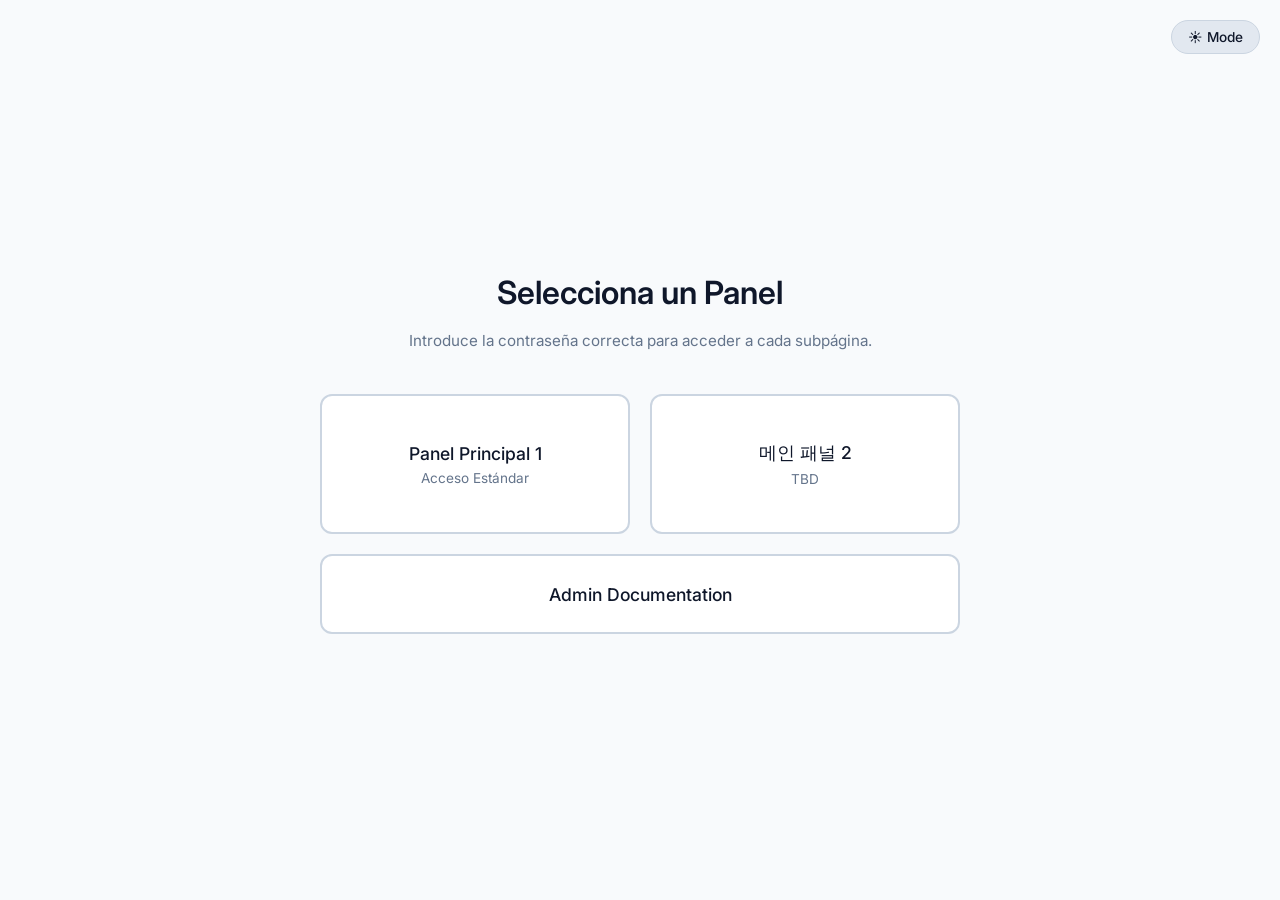
<file: index.html>
<!DOCTYPE html>
<html lang="es" data-theme="light">
<head>
    <meta charset="UTF-8">
    <meta name="viewport" content="width=device-width, initial-scale=1.0">
    <title>Panel de Acceso</title>
    <!-- Google Fonts: Inter -->
    <link rel="preconnect" href="https://fonts.googleapis.com">
    <link rel="preconnect" href="https://fonts.gstatic.com" crossorigin>
    <link href="https://fonts.googleapis.com/css2?family=Inter:wght@400;500;600&display=swap" rel="stylesheet">
    <!-- Vinculación del CSS -->
    <link rel="stylesheet" href="css/style.css">
</head>
<body class="home-body">

    <!-- Botón para alternar Tema -->
    <button class="theme-toggle" id="themeToggle" aria-label="Cambiar tema">
        <span class="icon-sun">☀️ Mode</span>
    </button>

    <div class="container">
        <h1>Selecciona un Panel</h1>
        <p class="subtitle">Introduce la contraseña correcta para acceder a cada subpágina.</p>

        <!-- Contenedor de la cuadrícula de botones -->
        <div class="button-grid">
            <button class="btn btn-main" onclick="accessPanel(1, 'miure', 'english.html')">
                <span class="btn-title">Panel Principal 1</span>
                <span class="btn-desc">Acceso Estándar</span>
            </button>
            
            <button class="btn btn-main" onclick="accessPanel(2, 'jiwoo', 'korean.html')">
                <span class="btn-title">메인 패널 2</span>
                <span class="btn-desc">TBD</span>
            </button>
            
            <button class="btn btn-short" onclick="accessPanel(3, '102318', 'admin.html')">
                <span class="btn-title">Admin Documentation</span>
            </button>
        </div>
    </div>

    <!-- Lógica básica para contraseñas y tema -->
    <script>
        // Cambiar entre tema claro y oscuro
        const html = document.documentElement;
        const toggleBtn = document.getElementById('themeToggle');

        toggleBtn.addEventListener('click', () => {
            const currentTheme = html.getAttribute('data-theme');
            const newTheme = currentTheme === 'light' ? 'dark' : 'light';
            html.setAttribute('data-theme', newTheme);
            toggleBtn.querySelector('span').textContent = newTheme === 'light' ? '☀️ Mode' : '🌙 Mode';
        });

        // Notificación flotante universal (éxito o error)
        function showToast(message, type = 'success', targetUrl = null) {
            // Si ya había un toast previo en pantalla, eliminarlo
            const existingToast = document.querySelector('.feedback-toast');
            if (existingToast) existingToast.remove();
        
            const toast = document.createElement('div');
            toast.className = `feedback-toast ${type}`;
            toast.textContent = message;
            document.body.appendChild(toast);
        
            // Animación de entrada
            requestAnimationFrame(() => {
                toast.classList.add('visible');
            });
        
            if (type === 'success' && targetUrl) {
                // Éxito: espera 1 segundo y redirige
                setTimeout(() => {
                    window.location.href = targetUrl;
                }, 1000);
            } else {
                // Error: se desvanece solo a los 2.5 segundos y se destruye
                setTimeout(() => {
                    toast.classList.remove('visible');
                    setTimeout(() => toast.remove(), 300); // Espera a que termine la transición CSS
                }, 2500);
            }
        }
        
        // Validación de contraseña para redirección
        function accessPanel(panelId, correctPassword, targetUrl) {
            const password = prompt(`Introduce la contraseña para el Panel ${panelId}:`);
            
            if (password === null) return; // Si el usuario cancela
        
            if (password === correctPassword) {
                showToast('✓ ¡Contraseña correcta! Redirigiendo...', 'success', targetUrl);
            } else {
                showToast('✕ Contraseña incorrecta. Acceso denegado.', 'error');
            }
        }
    </script>
</body>
</html>
</file>
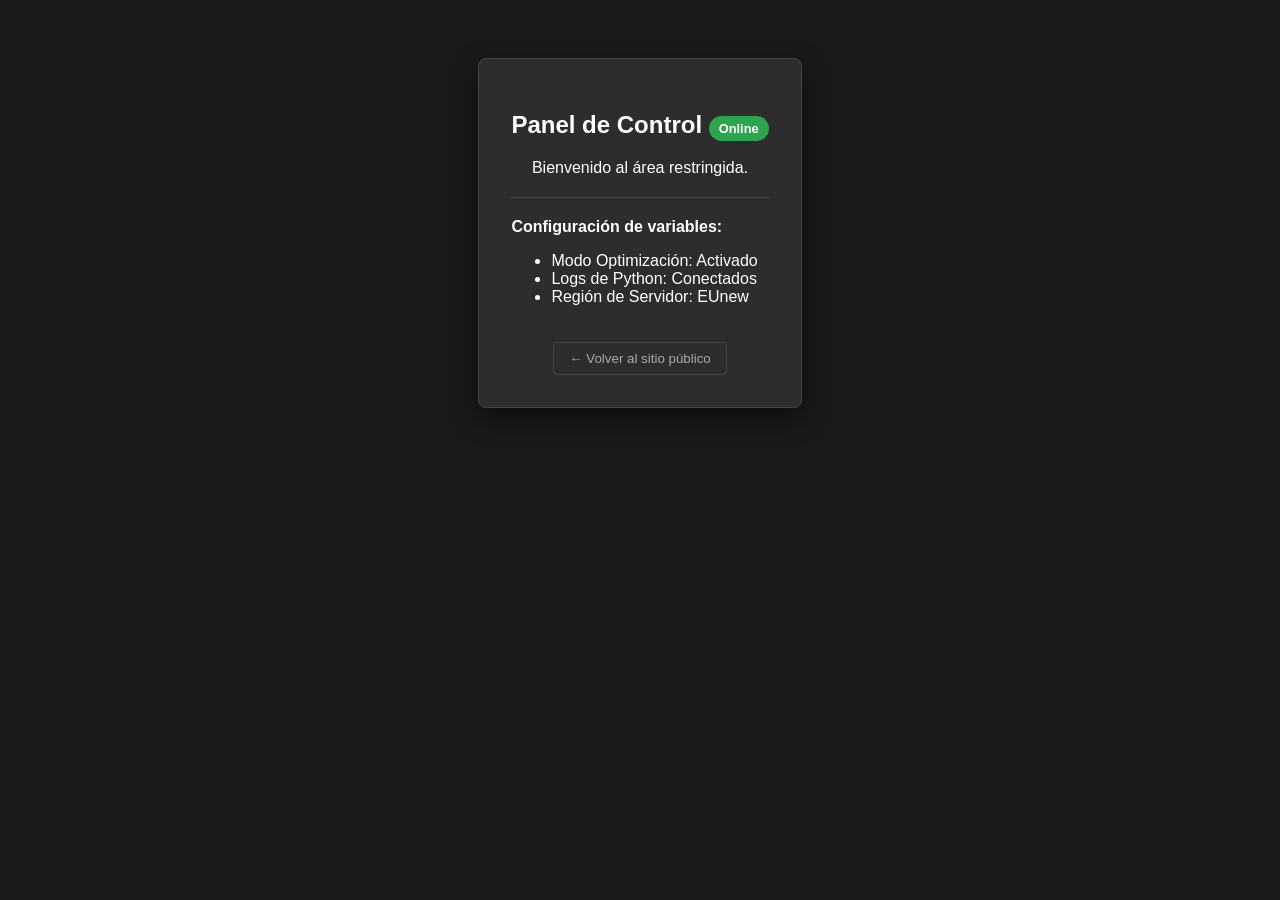
<file: admin.html>
<!DOCTYPE html>
<html lang="es">
<head>
    <meta charset="UTF-8">
    <meta name="viewport" content="width=device-width, initial-scale=1.0">
    <title>Panel de Administración</title>
    <style>
        body { 
            font-family: sans-serif; 
            display: flex; 
            flex-direction: column;
            align-items: center; 
            padding-top: 50px;
            background-color: #1a1a1a; /* Oscuro para diferenciar que es admin */
            color: white;
        }
        .admin-card {
            background: #2d2d2d;
            padding: 2rem;
            border-radius: 8px;
            box-shadow: 0 10px 25px rgba(0,0,0,0.5);
            border: 1px solid #444;
            text-align: center;
        }
        .status-badge {
            background-color: #2ea44f;
            color: white;
            padding: 5px 10px;
            border-radius: 20px;
            font-size: 0.8rem;
        }
        .back-button {
            margin-top: 20px;
            background: transparent;
            color: #aaa;
            border: 1px solid #444;
            padding: 8px 15px;
            cursor: pointer;
            border-radius: 4px;
        }
        .back-button:hover { background: #3d3d3d; color: white; }
    </style>
</head>
<body>

<div class="admin-card">
    <h2>Panel de Control <span class="status-badge">Online</span></h2>
    <p>Bienvenido al área restringida.</p>
    <hr style="border: 0; border-top: 1px solid #444; margin: 20px 0;">
    
    <div style="text-align: left;">
        <p><strong>Configuración de variables:</strong></p>
        <ul>
            <li>Modo Optimización: Activado</li>
            <li>Logs de Python: Conectados</li>
            <li>Región de Servidor: EUnew</li>
        </ul>
    </div>

    <button class="back-button" onclick="window.location.href='index.html'">← Volver al sitio público</button>
</div>

</body>
</html>
</file>
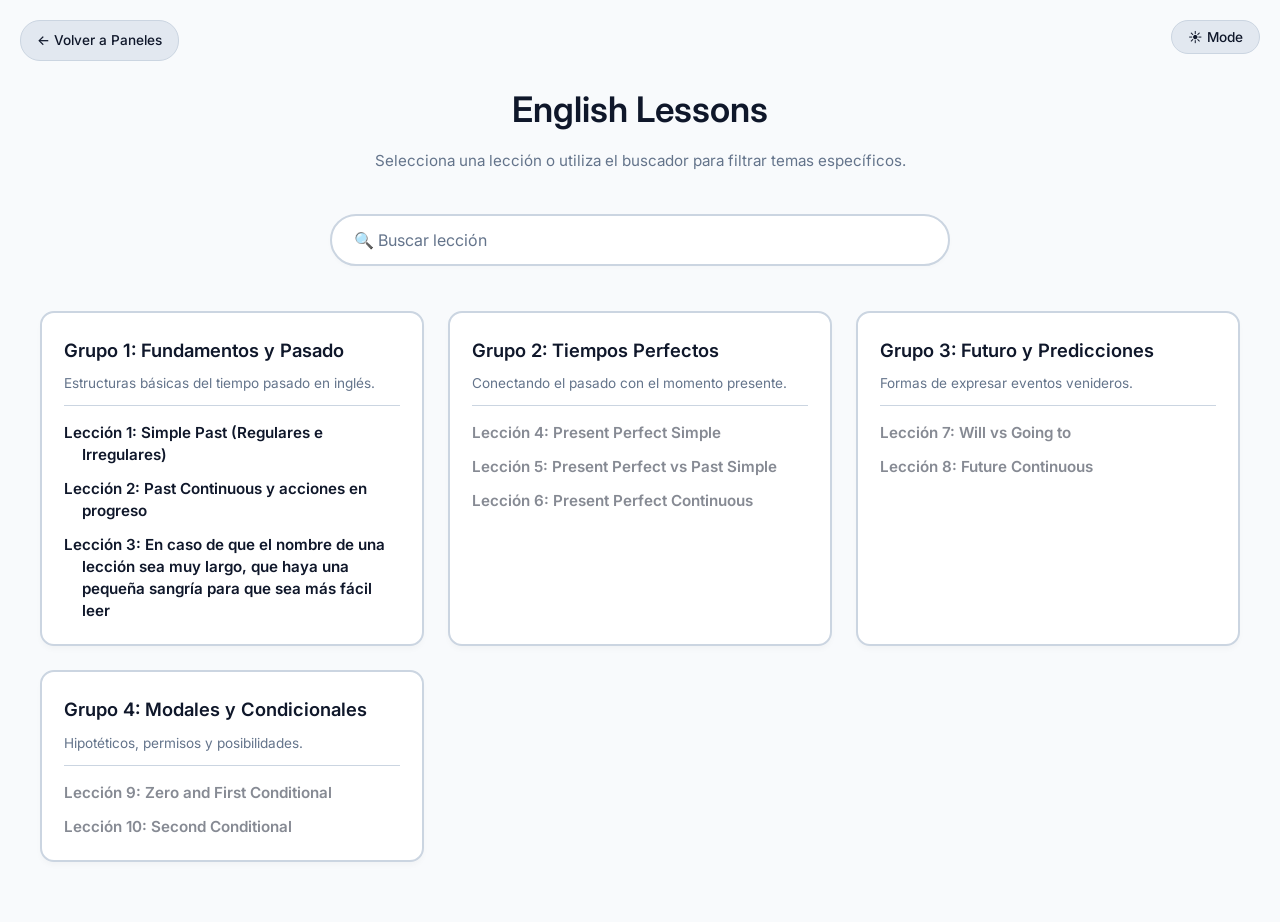
<file: english.html>
<!DOCTYPE html>
<html lang="es" data-theme="light">
<head>
  <meta charset="UTF-8">
  <meta name="viewport" content="width=device-width, initial-scale=1.0">
  <title>English Lessons</title>
  <!-- Tipografía Inter (igual a index.html) -->
  <link rel="preconnect" href="https://fonts.googleapis.com">
  <link rel="preconnect" href="https://fonts.gstatic.com" crossorigin>
  <link href="https://fonts.googleapis.com/css2?family=Inter:wght@400;500;600&display=swap" rel="stylesheet">
  <!-- Vinculación del CSS unificado -->
  <link rel="stylesheet" href="css/style.css">
</head>
<body class="panel-body">

  <!-- Botón Volver (Esquina superior izquierda) -->
  <a href="index.html" class="nav-btn top-left-btn">
    ← Volver a Paneles
  </a>

  <!-- Botón Modo (Esquina superior derecha) -->
  <button class="theme-toggle top-right-btn" id="themeToggle" aria-label="Cambiar tema">
    <span class="icon-theme">☀️ Mode</span>
  </button>

  <div class="panel-container">
    
    <!-- Zona de cabecera centrada -->
    <header class="panel-hero">
      <h1 class="panel-title">English Lessons</h1>
      <p class="subtitle">Selecciona una lección o utiliza el buscador para filtrar temas específicos.</p>

      <!-- Buscador ensanchado y centrado -->
      <div class="search-wrapper">
        <input 
          type="text" 
          id="lessonSearch" 
          class="search-input" 
          placeholder="🔍 Buscar lección"
          autocomplete="off"
        >
      </div>
    </header>

    <!-- Cuadrícula responsive de 3 columnas (1 2 3 / 4 5 6...) -->
    <main class="groups-grid" id="groupsContainer">

      <!-- GRUPO 1 -->
      <section class="group-card">
        <h2 class="group-title">Grupo 1: Fundamentos y Pasado</h2>
        <p class="group-desc">Estructuras básicas del tiempo pasado en inglés.</p>
        
        <ul class="lesson-list">
          <li>
            <a href="leccion.html?id=pasado-simple&from=english" class="lesson-link">
              <span class="lesson-name">Lección 1: Simple Past (Regulares e Irregulares)</span>
            </a>
          </li>
          <li>
            <a href="#" class="lesson-link">
              <span class="lesson-name">Lección 2: Past Continuous y acciones en progreso</span>
            </a>
          </li>
          <li>
            <a href="#" class="lesson-link">
              <span class="lesson-name">Lección 3: En caso de que el nombre de una lección sea muy largo, que haya una pequeña sangría para que sea más fácil leer</span>
            </a>
          </li>
        </ul>
      </section>

      <!-- GRUPO 2 -->
      <section class="group-card">
        <h2 class="group-title">Grupo 2: Tiempos Perfectos</h2>
        <p class="group-desc">Conectando el pasado con el momento presente.</p>
        
        <ul class="lesson-list">
          <li>
            <a href="#" class="lesson-link disabled">
              <span class="lesson-name">Lección 4: Present Perfect Simple</span>
            </a>
          </li>
          <li>
            <a href="#" class="lesson-link disabled">
              <span class="lesson-name">Lección 5: Present Perfect vs Past Simple</span>
            </a>
          </li>
          <li>
            <a href="#" class="lesson-link disabled">
              <span class="lesson-name">Lección 6: Present Perfect Continuous</span>
            </a>
          </li>
        </ul>
      </section>

      <!-- GRUPO 3 -->
      <section class="group-card">
        <h2 class="group-title">Grupo 3: Futuro y Predicciones</h2>
        <p class="group-desc">Formas de expresar eventos venideros.</p>
        
        <ul class="lesson-list">
          <li>
            <a href="#" class="lesson-link disabled">
              <span class="lesson-name">Lección 7: Will vs Going to</span>
            </a>
          </li>
          <li>
            <a href="#" class="lesson-link disabled">
              <span class="lesson-name">Lección 8: Future Continuous</span>
            </a>
          </li>
        </ul>
      </section>

      <!-- GRUPO 4 (Se coloca abajo en la fila 2 automáticamente) -->
      <section class="group-card">
        <h2 class="group-title">Grupo 4: Modales y Condicionales</h2>
        <p class="group-desc">Hipotéticos, permisos y posibilidades.</p>
        
        <ul class="lesson-list">
          <li>
            <a href="#" class="lesson-link disabled">
              <span class="lesson-name">Lección 9: Zero and First Conditional</span>
            </a>
          </li>
          <li>
            <a href="#" class="lesson-link disabled">
              <span class="lesson-name">Lección 10: Second Conditional</span>
            </a>
          </li>
        </ul>
      </section>

    </main>

    <!-- Mensaje cuando nada coincide en la búsqueda -->
    <div id="noResultsMsg" class="no-results" style="display: none;">
      No se encontraron lecciones que coincidan con tu búsqueda.
    </div>

  </div>

  <!-- Lógica: Buscador y Sincronización de Modo Claro/Oscuro -->
  <script>
    // 1. Alternar Tema (Sincronizado con index.html)
    const html = document.documentElement;
    const toggleBtn = document.getElementById('themeToggle');

    // Cargar preferencia existente de localStorage
    const savedTheme = localStorage.getItem('theme') || 'light';
    html.setAttribute('data-theme', savedTheme);
    toggleBtn.querySelector('span').textContent = savedTheme === 'dark' ? '🌙 Mode' : '☀️ Mode';

    toggleBtn.addEventListener('click', () => {
      const currentTheme = html.getAttribute('data-theme');
      const newTheme = currentTheme === 'light' ? 'dark' : 'light';
      html.setAttribute('data-theme', newTheme);
      localStorage.setItem('theme', newTheme);
      toggleBtn.querySelector('span').textContent = newTheme === 'dark' ? '🌙 Mode' : '☀️ Mode';
    });

    // 2. Buscador en tiempo real
    const searchInput = document.getElementById('lessonSearch');
    const groupCards = document.querySelectorAll('.group-card');
    const noResultsMsg = document.getElementById('noResultsMsg');

    searchInput.addEventListener('input', (e) => {
      const term = e.target.value.toLowerCase().trim();
      let totalVisibleLessons = 0;

      groupCards.forEach(group => {
        const lessons = group.querySelectorAll('.lesson-list li');
        let visibleInThisGroup = 0;

        lessons.forEach(item => {
          const text = item.textContent.toLowerCase();
          const match = text.includes(term);
          item.style.display = match ? 'block' : 'none';
          if (match) visibleInThisGroup++;
        });

        // Si el término coincide con el título del grupo, mostramos todo el grupo
        const groupTitle = group.querySelector('.group-title').textContent.toLowerCase();
        if (groupTitle.includes(term) && term !== '') {
          lessons.forEach(i => i.style.display = 'block');
          visibleInThisGroup = lessons.length;
        }

        // Si no hay lecciones coincidentes en el grupo, ocultamos la tarjeta entera
        if (visibleInThisGroup === 0 && term !== '') {
          group.style.display = 'none';
        } else {
          group.style.display = 'flex';
          totalVisibleLessons += visibleInThisGroup;
        }
      });

      noResultsMsg.style.display = (totalVisibleLessons === 0 && term !== '') ? 'block' : 'none';
    });
  </script>
</body>
</html>
</file>
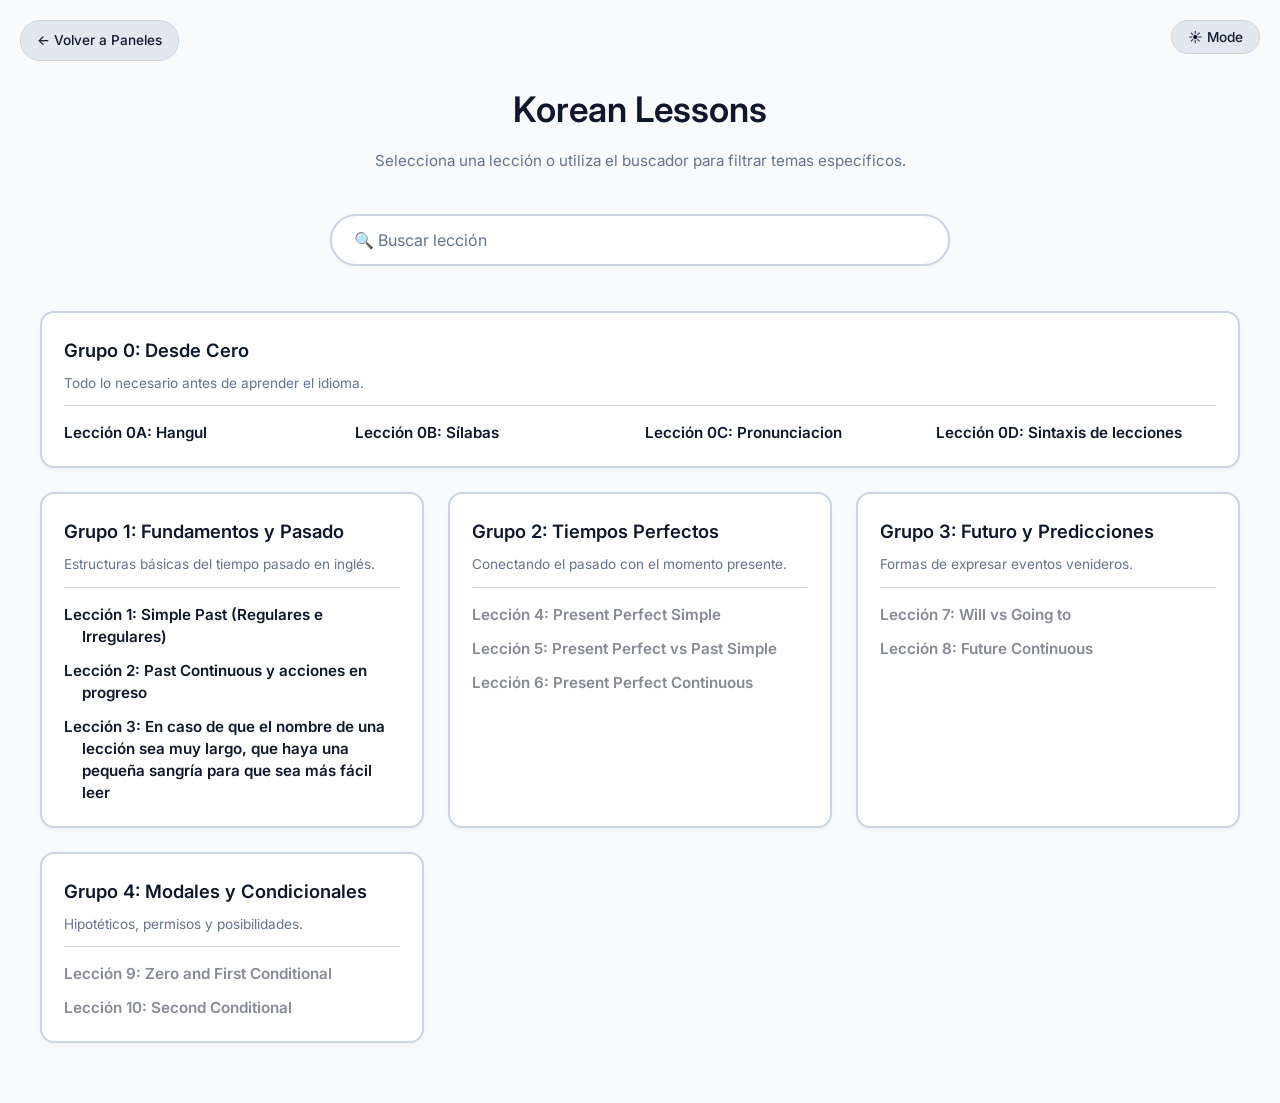
<file: korean.html>
<!DOCTYPE html>
<html lang="es" data-theme="light">
<head>
  <meta charset="UTF-8">
  <meta name="viewport" content="width=device-width, initial-scale=1.0">
  <title>Korean Lessons</title>
  <!-- Tipografía Inter (igual a index.html) -->
  <link rel="preconnect" href="https://fonts.googleapis.com">
  <link rel="preconnect" href="https://fonts.gstatic.com" crossorigin>
  <link href="https://fonts.googleapis.com/css2?family=Inter:wght@400;500;600&display=swap" rel="stylesheet">
  <!-- Vinculación del CSS unificado -->
  <link rel="stylesheet" href="css/style.css">
</head>
<body class="panel-body">

  <!-- Botón Volver (Esquina superior izquierda) -->
  <a href="index.html" class="nav-btn top-left-btn">
    ← Volver a Paneles
  </a>

  <!-- Botón Modo (Esquina superior derecha) -->
  <button class="theme-toggle top-right-btn" id="themeToggle" aria-label="Cambiar tema">
    <span class="icon-theme">☀️ Mode</span>
  </button>

  <div class="panel-container">
    
    <!-- Zona de cabecera centrada -->
    <header class="panel-hero">
      <h1 class="panel-title">Korean Lessons</h1>
      <p class="subtitle">Selecciona una lección o utiliza el buscador para filtrar temas específicos.</p>

      <!-- Buscador ensanchado y centrado -->
      <div class="search-wrapper">
        <input 
          type="text" 
          id="lessonSearch" 
          class="search-input" 
          placeholder="🔍 Buscar lección"
          autocomplete="off"
        >
      </div>
    </header>

    <!-- Lecciones -->
    <section class="group-card" style="margin-bottom: 24px">
        <h2 class="group-title">Grupo 0: Desde Cero</h2>
        <p class="group-desc">Todo lo necesario antes de aprender el idioma.</p>
      
        <ul class="lesson-list" style="display: grid; grid-template-columns: repeat(auto-fill, minmax(250px, 1fr)); gap: 10px;">
          <li>
            <a href="leccion.html?id=coreano/0/A-Hangul&from=korean" class="lesson-link">
              <span class="lesson-name">Lección 0A: Hangul</span>
            </a>
          </li>
          <li>
            <a href="leccion.html?id=coreano/0/B-Silabas&from=korean" class="lesson-link">
              <span class="lesson-name">Lección 0B: Sílabas</span>
            </a>
          </li>
          <li>
            <a href="leccion.html?id=coreano/0/C-Pronunciacion&from=korean" class="lesson-link">
              <span class="lesson-name">Lección 0C: Pronunciacion</span>
            </a>
          </li>
          <li>
            <a href="leccion.html?id=coreano/0/D-Sintaxis&from=korean" class="lesson-link">
              <span class="lesson-name">Lección 0D: Sintaxis de lecciones</span>
            </a>
          </li>
        </ul>
    </section>

    <!-- Cuadrícula responsive de 3 columnas (1 2 3 / 4 5 6...) -->
    <main class="groups-grid" id="groupsContainer">

      <!-- GRUPO 1 -->
      <section class="group-card">
        <h2 class="group-title">Grupo 1: Fundamentos y Pasado</h2>
        <p class="group-desc">Estructuras básicas del tiempo pasado en inglés.</p>
        
        <ul class="lesson-list">
          <li>
            <a href="leccion.html?id=pasado-simple&from=korean" class="lesson-link">
              <span class="lesson-name">Lección 1: Simple Past (Regulares e Irregulares)</span>
            </a>
          </li>
          <li>
            <a href="#" class="lesson-link">
              <span class="lesson-name">Lección 2: Past Continuous y acciones en progreso</span>
            </a>
          </li>
          <li>
            <a href="#" class="lesson-link">
              <span class="lesson-name">Lección 3: En caso de que el nombre de una lección sea muy largo, que haya una pequeña sangría para que sea más fácil leer</span>
            </a>
          </li>
        </ul>
      </section>

      <!-- GRUPO 2 -->
      <section class="group-card">
        <h2 class="group-title">Grupo 2: Tiempos Perfectos</h2>
        <p class="group-desc">Conectando el pasado con el momento presente.</p>
        
        <ul class="lesson-list">
          <li>
            <a href="#" class="lesson-link disabled">
              <span class="lesson-name">Lección 4: Present Perfect Simple</span>
            </a>
          </li>
          <li>
            <a href="#" class="lesson-link disabled">
              <span class="lesson-name">Lección 5: Present Perfect vs Past Simple</span>
            </a>
          </li>
          <li>
            <a href="#" class="lesson-link disabled">
              <span class="lesson-name">Lección 6: Present Perfect Continuous</span>
            </a>
          </li>
        </ul>
      </section>

      <!-- GRUPO 3 -->
      <section class="group-card">
        <h2 class="group-title">Grupo 3: Futuro y Predicciones</h2>
        <p class="group-desc">Formas de expresar eventos venideros.</p>
        
        <ul class="lesson-list">
          <li>
            <a href="#" class="lesson-link disabled">
              <span class="lesson-name">Lección 7: Will vs Going to</span>
            </a>
          </li>
          <li>
            <a href="#" class="lesson-link disabled">
              <span class="lesson-name">Lección 8: Future Continuous</span>
            </a>
          </li>
        </ul>
      </section>

      <!-- GRUPO 4 (Se coloca abajo en la fila 2 automáticamente) -->
      <section class="group-card">
        <h2 class="group-title">Grupo 4: Modales y Condicionales</h2>
        <p class="group-desc">Hipotéticos, permisos y posibilidades.</p>
        
        <ul class="lesson-list">
          <li>
            <a href="#" class="lesson-link disabled">
              <span class="lesson-name">Lección 9: Zero and First Conditional</span>
            </a>
          </li>
          <li>
            <a href="#" class="lesson-link disabled">
              <span class="lesson-name">Lección 10: Second Conditional</span>
            </a>
          </li>
        </ul>
      </section>

    </main>

    <!-- Mensaje cuando nada coincide en la búsqueda -->
    <div id="noResultsMsg" class="no-results" style="display: none;">
      No se encontraron lecciones que coincidan con tu búsqueda.
    </div>

  </div>

  <!-- Lógica: Buscador y Sincronización de Modo Claro/Oscuro -->
  <script>
    // 1. Alternar Tema (Sincronizado con index.html)
    const html = document.documentElement;
    const toggleBtn = document.getElementById('themeToggle');

    // Cargar preferencia existente de localStorage
    const savedTheme = localStorage.getItem('theme') || 'light';
    html.setAttribute('data-theme', savedTheme);
    toggleBtn.querySelector('span').textContent = savedTheme === 'dark' ? '🌙 Mode' : '☀️ Mode';

    toggleBtn.addEventListener('click', () => {
      const currentTheme = html.getAttribute('data-theme');
      const newTheme = currentTheme === 'light' ? 'dark' : 'light';
      html.setAttribute('data-theme', newTheme);
      localStorage.setItem('theme', newTheme);
      toggleBtn.querySelector('span').textContent = newTheme === 'dark' ? '🌙 Mode' : '☀️ Mode';
    });

    // 2. Buscador en tiempo real
    const searchInput = document.getElementById('lessonSearch');
    const groupCards = document.querySelectorAll('.group-card');
    const noResultsMsg = document.getElementById('noResultsMsg');

    searchInput.addEventListener('input', (e) => {
      const term = e.target.value.toLowerCase().trim();
      let totalVisibleLessons = 0;

      groupCards.forEach(group => {
        const lessons = group.querySelectorAll('.lesson-list li');
        let visibleInThisGroup = 0;

        lessons.forEach(item => {
          const text = item.textContent.toLowerCase();
          const match = text.includes(term);
          item.style.display = match ? 'block' : 'none';
          if (match) visibleInThisGroup++;
        });

        // Si el término coincide con el título del grupo, mostramos todo el grupo
        const groupTitle = group.querySelector('.group-title').textContent.toLowerCase();
        if (groupTitle.includes(term) && term !== '') {
          lessons.forEach(i => i.style.display = 'block');
          visibleInThisGroup = lessons.length;
        }

        // Si no hay lecciones coincidentes en el grupo, ocultamos la tarjeta entera
        if (visibleInThisGroup === 0 && term !== '') {
          group.style.display = 'none';
        } else {
          group.style.display = 'flex';
          totalVisibleLessons += visibleInThisGroup;
        }
      });

      noResultsMsg.style.display = (totalVisibleLessons === 0 && term !== '') ? 'block' : 'none';
    });
  </script>
</body>
</html>
</file>
<file: css/style.css>
/* ==========================================================================
   Variables de Entorno (Paleta de colores y Temas)
   ========================================================================== */
:root[data-theme="light"] {
    --bg-color: #f8fafc;
    --card-bg: #ffffff;
    --text-primary: #0f172a;
    --text-secondary: #64748b;
    --border-color: #cbd5e1;
    --btn-border-hover: #3b82f6; /* Azul */
    --toggle-bg: #e2e8f0;
    --highlight-bg: #fef08a; /* Amarillo suave para traducción activa */
    
    /* Colores gramaticales (Light) */
    --color-adj:  #d97706;
    --color-adv:  #0891b2;
    --color-prep: #db2777;
    --color-pron: #dc2626;
    --color-noun: #2563eb;
    --color-num:  #9333ea;
    --color-verb: #16a34a;
}

:root[data-theme="dark"] {
    --bg-color: #0f172a;
    --card-bg: #1e293b;
    --text-primary: #f8fafc;
    --text-secondary: #94a3b8;
    --border-color: #334155;
    --btn-border-hover: #10b981; /* Verde esmeralda */
    --toggle-bg: #334155;
    --highlight-bg: #854d0e; /* Tono ocre oscuro legible en Dark */

    /* Colores gramaticales (Dark - tonos más luminosos) */
    --color-adj:  #fbbf24;
    --color-adv:  #22d3ee;
    --color-prep: #f472b6;
    --color-pron: #f87171;
    --color-noun: #60a5fa;
    --color-num:  #c084fc;
    --color-verb: #4ade80;
}

/* ==========================================================================
   Estilos Base Globales
   ========================================================================== */
* {
    box-sizing: border-box;
    margin: 0;
    padding: 0;
}

body {
    font-family: 'Inter', system-ui, -apple-system, sans-serif;
    background-color: var(--bg-color);
    color: var(--text-primary);
    line-height: 1.7;
    transition: background-color 0.3s ease, color 0.3s ease;
    padding: 20px;
}

/* Solo centramos verticalmente si el body tiene la clase .home-body (tu index.html) */
body.home-body {
    min-height: 100vh;
    display: flex;
    justify-content: center;
    align-items: center;
}

/* ==========================================================================
   Página Principal (Index)
   ========================================================================== */
.container {
    width: 100%;
    max-width: 640px;
    text-align: center;
}

h1 {
    font-size: 2rem;
    font-weight: 600;
    margin-bottom: 8px;
}

.subtitle {
    color: var(--text-secondary);
    font-size: 0.95rem;
    margin-bottom: 40px;
}

/* Alternador de Tema */
.theme-toggle {
    position: absolute;
    top: 20px;
    right: 20px;
    background-color: var(--toggle-bg);
    color: var(--text-primary);
    border: none;
    padding: 8px 16px;
    border-radius: 20px;
    cursor: pointer;
    font-weight: 500;
    font-size: 0.85rem;
    transition: background-color 0.2s;
}

/* Grid de Botones */
.button-grid {
    display: grid;
    grid-template-columns: repeat(2, 1fr);
    gap: 20px;
}

.btn {
    background-color: var(--card-bg);
    color: var(--text-primary);
    border: 2px solid var(--border-color);
    border-radius: 12px;
    cursor: pointer;
    display: flex;
    flex-direction: column;
    justify-content: center;
    align-items: center;
    padding: 24px;
    font-family: inherit;
    text-decoration: none; /* Por si usas <a> con clase .btn */
    transition: transform 0.2s cubic-bezier(0.4, 0, 0.2, 1), 
                border-color 0.2s ease, 
                box-shadow 0.2s ease;
}

.btn-main {
    height: 140px;
}

.btn-short {
    grid-column: span 2;
    height: 80px; 
}

.btn:hover {
    transform: scale(1.03);
    border-color: var(--btn-border-hover);
    box-shadow: 0 10px 15px -3px rgba(0, 0, 0, 0.05);
}

.btn-title {
    font-size: 1.1rem;
    font-weight: 500;
}

.btn-desc {
    font-size: 0.85rem;
    color: var(--text-secondary);
    margin-top: 6px;
}

/* ==========================================================================
   Página de Lección (leccion.html + Markdown)
   ========================================================================== */
.lesson-container {
    max-width: 760px;
    margin: 40px auto 80px auto;
}

.site-nav {
    margin-bottom: 24px;
}

.site-nav a {
    color: var(--btn-border-hover);
    text-decoration: none;
    font-weight: 500;
}

.site-nav a:hover {
    text-decoration: underline;
}

/* Estilos de contenido Markdown */
#lesson-content h1 {
    font-size: 2.2rem;
    margin: 1.5rem 0 1rem 0;
    text-align: left;
}

#lesson-content h2 {
    font-size: 1.5rem;
    margin: 2rem 0 0.8rem 0;
    border-bottom: 1px solid var(--border-color);
    padding-bottom: 6px;
}

#lesson-content p {
    margin-bottom: 1.2rem;
}

#lesson-content blockquote {
    border-left: 4px solid var(--btn-border-hover);
    background-color: var(--card-bg);
    padding: 12px 16px;
    margin: 1.5rem 0;
    border-radius: 0 8px 8px 0;
    color: var(--text-secondary);
}

#lesson-content code {
    background-color: var(--toggle-bg);
    padding: 2px 6px;
    border-radius: 4px;
    font-size: 0.9em;
}

/* ==========================================================================
   Componente: Oraciones Especiales
   ========================================================================== */
.special-sentence-card {
    border: 1px solid var(--border-color);
    border-radius: 12px;
    background-color: var(--card-bg);
    padding: 16px 20px;
    margin: 24px 0;
    box-shadow: 0 2px 4px rgba(0, 0, 0, 0.02);
}

.sentence-header {
    display: flex;
    align-items: center;
    gap: 14px;
}

.sentence-text {
    flex-grow: 1;
    margin: 0 !important;
    font-size: 1.15rem;
    line-height: 1.6;
}

.btn-icon {
    background-color: var(--bg-color);
    color: var(--text-primary);
    border: 1px solid var(--border-color);
    border-radius: 8px;
    cursor: pointer;
    padding: 8px 12px;
    font-size: 1.1rem;
    line-height: 1;
    transition: all 0.2s ease;
    user-select: none;
}

.btn-icon:hover {
    border-color: var(--btn-border-hover);
}

.btn-icon.active {
    background-color: var(--toggle-bg);
    border-color: var(--btn-border-hover);
}

/* Tokens / Palabras interactivas con tamaño reservado */
.token {
    display: inline-grid;
    grid-template-areas: "content";
    align-items: center;
    justify-items: center;
    cursor: pointer;
    border-bottom: 1px dashed var(--border-color);
    padding: 1px 4px;
    border-radius: 4px;
    transition: background-color 0.15s ease, border-color 0.15s ease;
    vertical-align: baseline;
}

/* Ambas capas se ubican en la misma celda para fijar el ancho máximo */
.token-original,
.token-trans {
    grid-area: content;
    white-space: nowrap;
}

/* Estado normal: original visible, traducción oculta (pero apartando espacio) */
.token-original {
    visibility: visible;
}

.token-trans {
    visibility: hidden;
    pointer-events: none;
}

/* Estado activo (Hover en PC o Tap en móvil): se invierte la visibilidad */
/* Resaltado universal que no choca con ningún color */
.token.showing-translation {
  background-color: color-mix(in srgb, currentColor 18%, transparent);
  border-bottom: 2px solid currentColor;
  border-radius: 4px;
}
/*.token.showing-translation {
    background-color: var(--highlight-bg);
    border-bottom-style: solid;
}*/

.token.showing-translation .token-original {
    visibility: hidden;
    pointer-events: none;
}

.token.showing-translation .token-trans {
    visibility: visible;
    pointer-events: auto;
}

/* Clases de gramática (activadas con el botón) */
.colored .token.verb { color: var(--color-verb); font-weight: 600; }
.colored .token.noun { color: var(--color-noun); font-weight: 600; }
.colored .token.adj  { color: var(--color-adj);  font-weight: 600; }
.colored .token.adv  { color: var(--color-adv);  font-weight: 600; }
.colored .token.pron { color: var(--color-pron); font-weight: 600; }
.colored .token.prep { color: var(--color-prep); font-weight: 600; }
.colored .token.num  { color: var(--color-num);  font-weight: 600; }

/* Traducción completa inferior */
.sentence-full-translation {
    margin-top: 14px;
    padding-top: 10px;
    border-top: 1px dashed var(--border-color);
    color: var(--text-secondary);
    font-style: italic;
    font-size: 1rem;
}

/* ==========================================================================
   Ajustes Responsivos
   ========================================================================== */
@media (max-width: 480px) {
    .button-grid {
        grid-template-columns: 1fr;
    }
    .btn-short {
        grid-column: span 1;
    }
    .sentence-header {
        gap: 8px;
    }
    .btn-icon {
        padding: 6px 8px;
        font-size: 1rem;
    }
}

/* ==========================================================================
   Cabecera y Navegación de los Paneles
   ========================================================================== */
.panel-header {
    display: flex;
    justify-content: space-between;
    align-items: center;
    width: 100%;
    margin-bottom: 24px;
}

.back-link {
    color: var(--text-secondary);
    text-decoration: none;
    font-size: 0.9rem;
    font-weight: 500;
    transition: color 0.2s;
}

.back-link:hover {
    color: var(--btn-border-hover);
}

/* ==========================================================================
   Buscador de Lecciones
   ========================================================================== */
.search-wrapper {
    margin: 20px 0 35px 0;
    width: 100%;
}

.search-input {
    width: 100%;
    padding: 14px 20px;
    font-size: 1rem;
    font-family: inherit;
    background-color: var(--card-bg);
    color: var(--text-primary);
    border: 2px solid var(--border-color);
    border-radius: 12px;
    outline: none;
    transition: border-color 0.2s ease, box-shadow 0.2s ease;
}

.search-input:focus {
    border-color: var(--btn-border-hover);
    box-shadow: 0 0 0 3px rgba(59, 130, 246, 0.15);
}

.search-input::placeholder {
    color: var(--text-secondary);
}

/* ==========================================================================
   Grid de Grupos de Lecciones
   ========================================================================== */
.groups-grid {
    display: grid;
    grid-template-columns: repeat(auto-fit, minmax(300px, 1fr));
    gap: 24px;
    text-align: left;
}

/* Cada tarjeta de Grupo */
.group-card {
    background-color: var(--card-bg);
    border: 2px solid var(--border-color);
    border-radius: 16px;
    padding: 24px;
    box-shadow: 0 4px 6px -1px rgba(0, 0, 0, 0.02);
    transition: border-color 0.2s ease;
}

.group-title {
    font-size: 1.2rem;
    font-weight: 600;
    margin-bottom: 4px;
    color: var(--text-primary);
}

.group-desc {
    font-size: 0.85rem;
    color: var(--text-secondary);
    margin-bottom: 18px;
    border-bottom: 1px solid var(--border-color);
    padding-bottom: 10px;
}

/* Lista de lecciones dentro del grupo */
.lesson-list {
    display: flex;
    flex-direction: column;
    gap: 10px;
}

/* Cada botón/ítem de lección */
.lesson-item {
    display: flex;
    flex-direction: column;
    padding: 12px 14px;
    background-color: var(--bg-color);
    border: 1px solid var(--border-color);
    border-radius: 8px;
    text-decoration: none;
    color: var(--text-primary);
    transition: transform 0.15s ease, border-color 0.15s ease;
}

.lesson-item:hover {
    transform: translateX(4px);
    border-color: var(--btn-border-hover);
}

.lesson-item.disabled {
    opacity: 0.55;
    pointer-events: none;
    cursor: not-allowed;
}

.lesson-name {
    font-weight: 600;
    font-size: 0.95rem;
}

.lesson-subtitle {
    font-size: 0.8rem;
    color: var(--text-secondary);
    margin-top: 2px;
}

.no-results {
    grid-column: 1 / -1;
    text-align: center;
    color: var(--text-secondary);
    padding: 40px;
    font-size: 1.05rem;
}

/* ==========================================================================
   Aviso de Retroalimentación Flotante (Toast)
   ========================================================================== */
.feedback-toast {
  position: fixed;
  top: 24px;
  left: 50%;
  transform: translate(-50%, -20px);
  background-color: var(--card-bg);
  color: var(--btn-border-hover);
  border: 1.5px solid var(--btn-border-hover);
  padding: 12px 24px;
  border-radius: 30px;
  font-size: 0.95rem;
  font-weight: 500;
  box-shadow: 0 10px 25px -5px rgba(0, 0, 0, 0.1), 0 8px 10px -6px rgba(0, 0, 0, 0.1);
  opacity: 0;
  pointer-events: none;
  z-index: 9999;
  transition: opacity 0.25s ease, transform 0.25s ease;
}

.feedback-toast.visible {
  opacity: 1;
  transform: translate(-50%, 0);
}

/* Variante para errores */
.feedback-toast.error {
    color: #ef4444; /* Rojo legible */
    border-color: #ef4444;
}

/* ==========================================================================
   Estructura general de Paneles (English / Korean)
   ========================================================================== */
body.panel-body {
  min-height: 100vh;
  position: relative;
  padding: 80px 24px 60px 24px; /* Espacio superior para que los botones de esquina no tapen nada */
}

/* Botones en las esquinas superiores (gemelos al Mode del index) */
.nav-btn, .theme-toggle {
  position: absolute;
  top: 20px;
  background-color: var(--toggle-bg);
  color: var(--text-primary);
  border: 1px solid var(--border-color);
  padding: 8px 16px;
  border-radius: 20px;
  cursor: pointer;
  font-weight: 500;
  font-size: 0.85rem;
  font-family: inherit;
  text-decoration: none;
  transition: all 0.2s ease;
  display: inline-flex;
  align-items: center;
  justify-content: center;
}

.top-left-btn {
  left: 20px;
}

.top-right-btn {
  right: 20px;
}

.nav-btn:hover, .theme-toggle:hover {
  border-color: var(--btn-border-hover);
  transform: translateY(-1px);
}

/* Contenedor principal de la página */
.panel-container {
  width: 100%;
  max-width: 1200px; /* Ancho cómodo para que 3 columnas respiren bien en laptop */
  margin: 0 auto;
}

/* Zona de título y buscador centrados */
.panel-hero {
  text-align: center;
  margin-bottom: 45px;
}

.panel-title {
  font-size: 2.2rem;
  font-weight: 600;
  margin-bottom: 8px;
}

/* Buscador centrado y con el doble de ancho */
.search-wrapper {
  margin: 24px auto 0 auto;
  width: 100%;
  max-width: 620px; /* El doble de ancho respecto a un buscador estándar */
}

.search-input {
  width: 100%;
  padding: 14px 22px;
  font-size: 1rem;
  font-family: inherit;
  background-color: var(--card-bg);
  color: var(--text-primary);
  border: 2px solid var(--border-color);
  border-radius: 30px; /* Estilo píldora elegante */
  outline: none;
  transition: all 0.2s ease;
  box-shadow: 0 2px 4px rgba(0,0,0,0.02);
}

.search-input:focus {
  border-color: var(--btn-border-hover);
  box-shadow: 0 0 0 4px rgba(59, 130, 246, 0.12);
}

/* ==========================================================================
   Cuadrícula Responsive (Laptop: 3, Tablet: 2, Móvil: 1)
   ========================================================================== */
.groups-grid {
  display: grid;
  grid-template-columns: repeat(3, 1fr); /* 3 columnas exactas por defecto en laptop */
  gap: 24px;
}

/* En tablets o pantallas medianas: 2 columnas */
@media (max-width: 992px) {
  .groups-grid {
    grid-template-columns: repeat(2, 1fr);
  }
}

/* En móviles: 1 columna */
@media (max-width: 640px) {
  .groups-grid {
    grid-template-columns: 1fr;
  }
  body.panel-body {
    padding-top: 100px; /* Más aire por si los botones de esquina quedan altos */
  }
}

/* Tarjeta de cada grupo */
.group-card {
  background-color: var(--card-bg);
  border: 2px solid var(--border-color);
  border-radius: 14px;
  padding: 22px;
  display: flex;
  flex-direction: column;
  box-shadow: 0 4px 6px -1px rgba(0, 0, 0, 0.03);
  transition: border-color 0.2s ease;
}

.group-card:hover {
  border-color: var(--btn-border-hover);
}

.group-title {
  font-size: 1.15rem;
  font-weight: 600;
  margin-bottom: 6px;
  color: var(--text-primary);
}

.group-desc {
  font-size: 0.85rem;
  color: var(--text-secondary);
  margin-bottom: 16px;
  border-bottom: 1px solid var(--border-color);
  padding-bottom: 10px;
}

/* Lista de lecciones */
.lesson-list {
  list-style: none;
  padding: 0;
  margin: 0;
  display: flex;
  flex-direction: column;
  gap: 12px;
}

/* Enlace de lección con sangría francesa */
.lesson-link {
  display: block;
  text-decoration: none;
  color: var(--text-primary);
  font-size: 0.95rem;
  font-weight: 500;
  line-height: 1.45;
  transition: color 0.15s ease, transform 0.15s ease;
  
  /* Sangría francesa para títulos largos:
     La primera línea queda normal y las siguientes se meten 18px hacia adentro */
  padding-left: 18px;
  text-indent: -18px;
}

.lesson-link:hover {
  color: var(--btn-border-hover);
  transform: translateX(3px);
}

.lesson-link.disabled {
  opacity: 0.5;
  pointer-events: none;
}

/* Mensaje sin resultados */
.no-results {
  text-align: center;
  color: var(--text-secondary);
  font-size: 1.05rem;
  margin-top: 40px;
}
</file>
